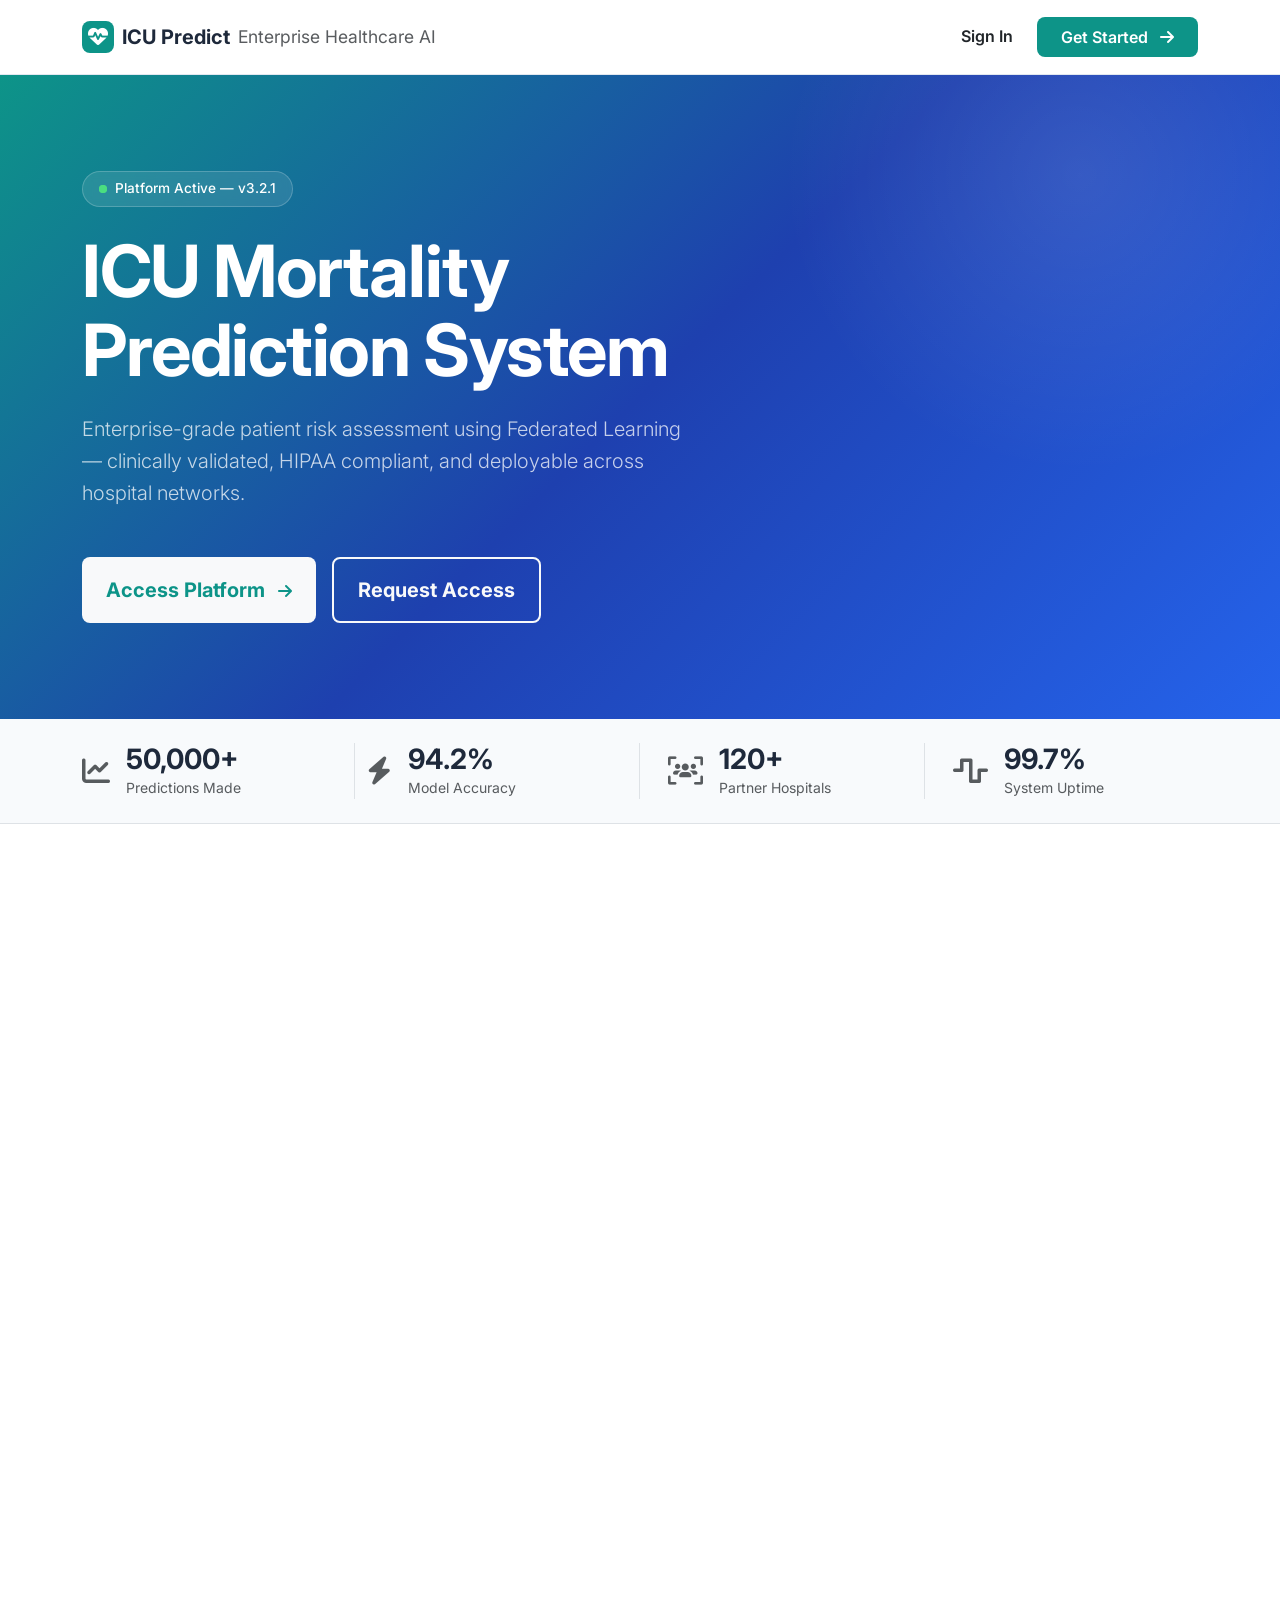
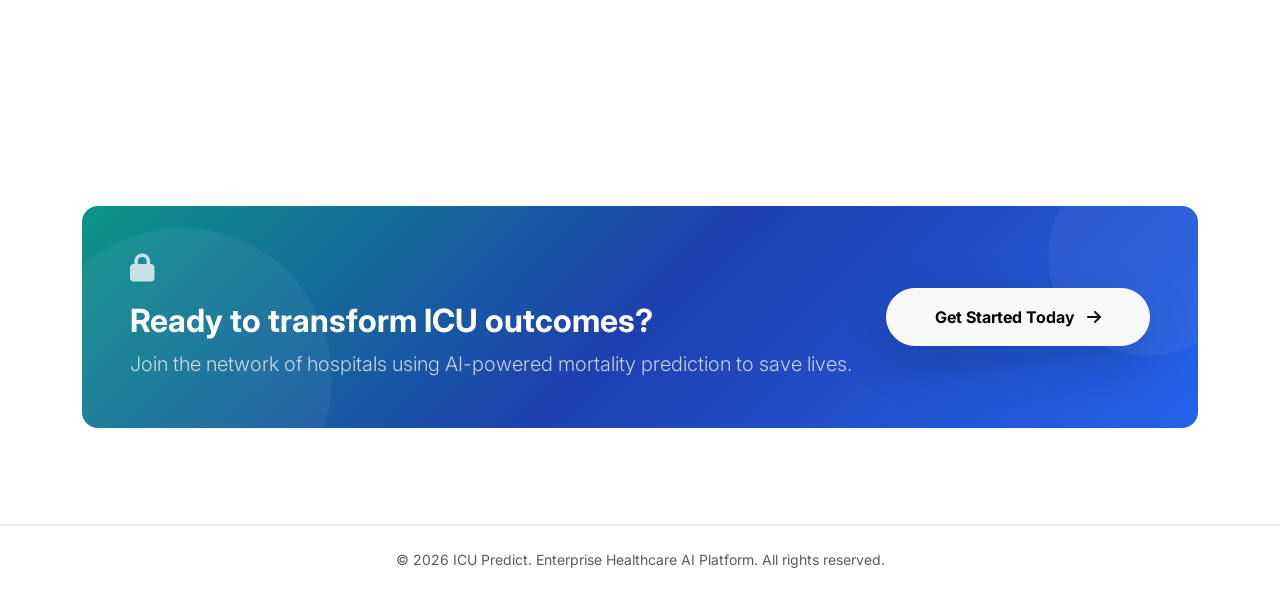
<file: index.html>
<!DOCTYPE html>
<html lang="en">
<head>
    <meta charset="UTF-8">
    <meta name="viewport" content="width=device-width, initial-scale=1.0">
    <title>ICU Predict | Enterprise Healthcare AI</title>
    <!-- Bootstrap 5 CSS -->
    <link href="https://cdn.jsdelivr.net/npm/bootstrap@5.3.0/dist/css/bootstrap.min.css" rel="stylesheet">
    <!-- Google Fonts: Inter -->
    <link href="https://fonts.googleapis.com/css2?family=Inter:wght@300;400;600;700&display=swap" rel="stylesheet">
    <!-- Font Awesome for Icons -->
    <link rel="stylesheet" href="https://cdnjs.cloudflare.com/ajax/libs/font-awesome/6.4.0/css/all.min.css">
    <!-- Custom CSS -->
    <link rel="stylesheet" href="style.css">
</head>
<body>

    <!-- Navbar -->
    <nav class="navbar navbar-expand-lg sticky-top">
        <div class="container py-2">
            <a class="navbar-brand d-flex align-items-center" href="index.html">
                <div class="logo-icon me-2">
                    <i class="fa-solid fa-heart-pulse"></i>
                </div>
                <span>ICU Predict</span>
                <small class="ms-2 text-muted fw-normal d-none d-md-inline">Enterprise Healthcare AI</small>
            </a>
            <div class="ms-auto d-flex align-items-center">
                <a href="login.html" class="nav-link me-4 text-dark fw-semibold">Sign In</a>
                <button class="btn btn-teal-primary px-4 py-2" onclick="window.location.href='login.html'">
                    Get Started <i class="fa-solid fa-arrow-right ms-2 scale-hover"></i>
                </button>
            </div>
        </div>
    </nav>

    <!-- Hero Section -->
    <header class="hero-section text-white py-5">
        <div class="container py-5">
            <div class="row align-items-center">
                <div class="col-lg-8">
                    <div class="version-badge mb-4 d-inline-flex align-items-center">
                        <span class="pulse-dot me-2"></span>
                        Platform Active — v3.2.1
                    </div>
                    <h1 class="display-2 fw-bold mb-4 slide-up visible">
                        ICU Mortality<br>Prediction System
                    </h1>
                    <p class="lead mb-5 opacity-75 slide-up visible" style="max-width: 600px; animation-delay: 100ms;">
                        Enterprise-grade patient risk assessment using Federated Learning — clinically validated, HIPAA compliant, and deployable across hospital networks.
                    </p>
                    <div class="d-flex flex-wrap gap-3 slide-up visible" style="animation-delay: 200ms;">
                        <button class="btn btn-light btn-lg px-4 py-3 fw-bold rounded-3" onclick="window.location.href='login.html'">
                            Access Platform <i class="fa-solid fa-arrow-right ms-2 fs-6"></i>
                        </button>
                        <button class="btn btn-outline-light btn-lg px-4 py-3 fw-bold rounded-3" onclick="window.location.href='login.html'">
                            Request Access
                        </button>
                    </div>
                </div>
            </div>
        </div>
    </header>

    <!-- Stats Section -->
    <section class="stats-section py-4 border-bottom">
        <div class="container">
            <div class="row text-center text-md-start">
                <div class="col-6 col-md-3 border-end">
                    <div class="d-flex align-items-center justify-content-center justify-content-md-start">
                        <i class="fa-solid fa-chart-line text-muted me-3 fs-3"></i>
                        <div>
                            <h3 class="fw-bold mb-0">50,000+</h3>
                            <p class="text-muted small mb-0">Predictions Made</p>
                        </div>
                    </div>
                </div>
                <div class="col-6 col-md-3 border-end">
                    <div class="d-flex align-items-center justify-content-center justify-content-md-start">
                        <i class="fa-solid fa-bolt text-muted me-3 fs-3"></i>
                        <div>
                            <h3 class="fw-bold mb-0">94.2%</h3>
                            <p class="text-muted small mb-0">Model Accuracy</p>
                        </div>
                    </div>
                </div>
                <div class="col-6 col-md-3 border-end">
                    <div class="d-flex align-items-center justify-content-center justify-content-md-start ps-md-3">
                        <i class="fa-solid fa-users-viewfinder text-muted me-3 fs-3"></i>
                        <div>
                            <h3 class="fw-bold mb-0">120+</h3>
                            <p class="text-muted small mb-0">Partner Hospitals</p>
                        </div>
                    </div>
                </div>
                <div class="col-6 col-md-3">
                    <div class="d-flex align-items-center justify-content-center justify-content-md-start ps-md-3">
                        <i class="fa-solid fa-wave-square text-muted me-3 fs-3"></i>
                        <div>
                            <h3 class="fw-bold mb-0">99.7%</h3>
                            <p class="text-muted small mb-0">System Uptime</p>
                        </div>
                    </div>
                </div>
            </div>
        </div>
    </section>

    <!-- Capabilities Header -->
    <section class="capabilities-header text-center py-5 mt-4">
        <div class="container slide-up">
            <span class="text-uppercase text-teal fw-bold letter-spacing-2 small mb-2 d-inline-block">Capabilities</span>
            <h1 class="display-5 fw-bold mb-3">Built for Critical Care</h1>
            <p class="text-muted mx-auto lead" style="max-width: 700px;">
                Four pillars that make our platform the trusted choice for ICU mortality prediction.
            </p>
        </div>
    </section>

    <!-- Capabilities Cards -->
    <section class="capabilities-cards pb-5">
        <div class="container">
            <div class="row g-4">
                <div class="col-md-6 slide-up">
                    <div class="cap-card p-5 h-100">
                        <div class="icon-box mb-4">
                            <i class="fa-solid fa-shield-halved"></i>
                        </div>
                        <h4 class="fw-bold mb-3">Privacy-Preserving</h4>
                        <p class="text-muted mb-0">Patient data never leaves hospital premises — Federated Learning ensures complete data isolation.</p>
                    </div>
                </div>
                <div class="col-md-6 slide-up" style="animation-delay: 0.1s;">
                    <div class="cap-card p-5 h-100">
                        <div class="icon-box mb-4">
                            <i class="fa-solid fa-network-wired"></i>
                        </div>
                        <h4 class="fw-bold mb-3">Multi-Hospital Network</h4>
                        <p class="text-muted mb-0">Collaborate across 120+ institutions without sharing raw patient records.</p>
                    </div>
                </div>
                <div class="col-md-6 slide-up">
                    <div class="cap-card p-5 h-100">
                        <div class="icon-box mb-4">
                            <i class="fa-solid fa-brain"></i>
                        </div>
                        <h4 class="fw-bold mb-3">Personalized Models</h4>
                        <p class="text-muted mb-0">Tailored prediction models adapt to each hospital's unique patient demographics.</p>
                    </div>
                </div>
                <div class="col-md-6 slide-up" style="animation-delay: 0.1s;">
                    <div class="cap-card p-5 h-100">
                        <div class="icon-box mb-4">
                            <i class="fa-solid fa-heart-pulse"></i>
                        </div>
                        <h4 class="fw-bold mb-3">Real-Time Monitoring</h4>
                        <p class="text-muted mb-0">Live ICU dashboards with 16 vital parameters tracked in real-time.</p>
                    </div>
                </div>
            </div>
        </div>
    </section>

    <!-- CTA Section -->
    <section class="cta-section py-5 mb-5 mt-4">
        <div class="container">
            <div class="cta-box p-5 rounded-4 d-flex flex-column flex-md-row align-items-center justify-content-between">
                <div class="text-white text-center text-md-start mb-4 mb-md-0">
                    <div class="mb-3 opacity-75">
                        <i class="fa-solid fa-lock fs-3"></i>
                    </div>
                    <h2 class="fw-bold mb-2">Ready to transform ICU outcomes?</h2>
                    <p class="mb-0 opacity-75 lead">Join the network of hospitals using AI-powered mortality prediction to save lives.</p>
                </div>
                <button class="btn btn-light px-5 py-3 fw-bold rounded-pill shadow-lg hover-scale" onclick="window.location.href='login.html'">
                    Get Started Today <i class="fa-solid fa-arrow-right ms-2 mt-1"></i>
                </button>
            </div>
        </div>
    </section>

    <!-- Footer -->
    <footer class="py-4 text-center border-top">
        <div class="container">
            <p class="text-muted small mb-0">&copy; 2026 ICU Predict. Enterprise Healthcare AI Platform. All rights reserved.</p>
        </div>
    </footer>

    <!-- jQuery and Bootstrap JS -->
    <script src="https://code.jquery.com/jquery-3.6.4.min.js"></script>
    <script src="https://cdn.jsdelivr.net/npm/bootstrap@5.3.0/dist/js/bootstrap.bundle.min.js"></script>
    <!-- Custom JS -->
    <script src="script.js?v=4.0"></script>
</body>
</html>
</file>
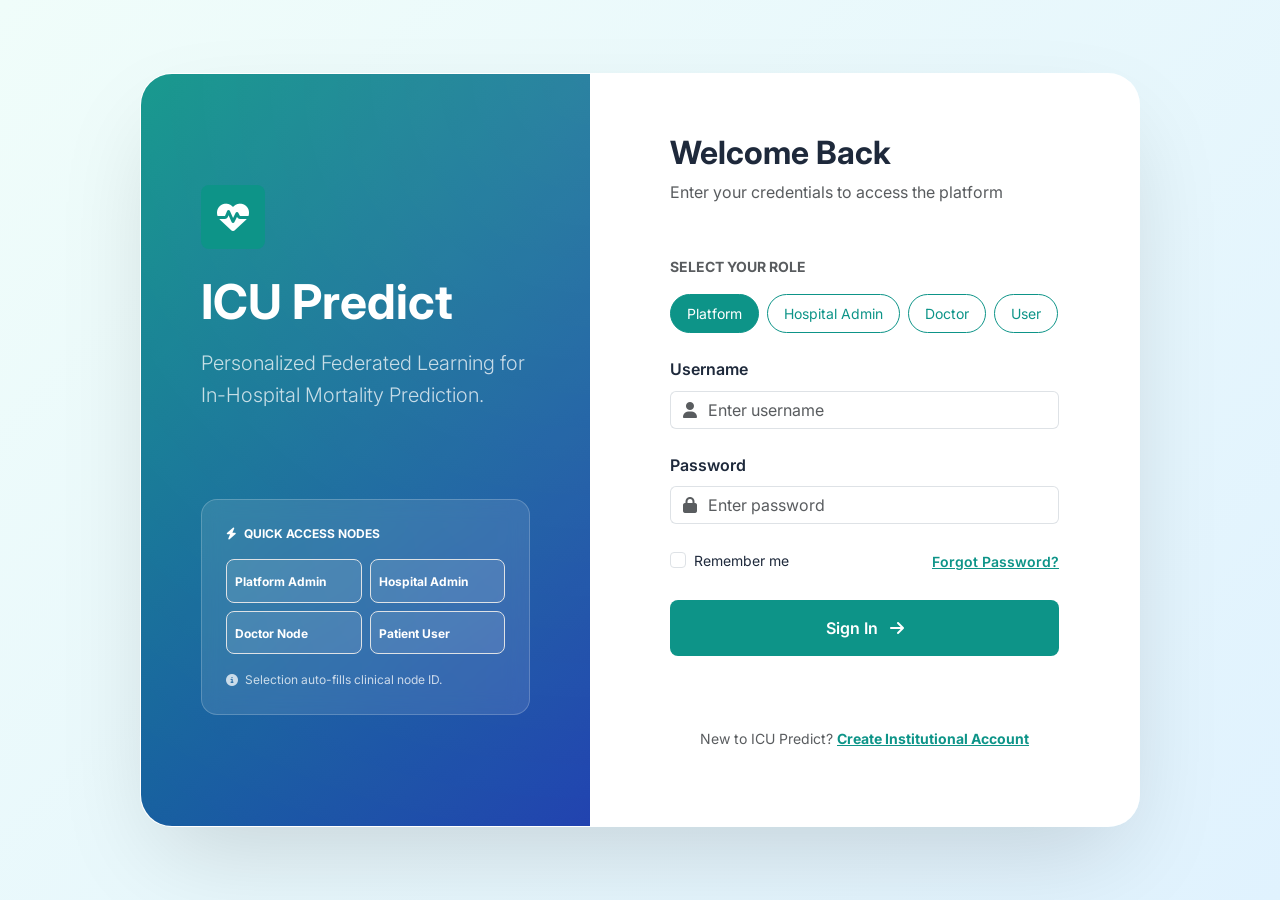
<file: login.html>
<!DOCTYPE html>
<html lang="en">

<head>
    <meta charset="UTF-8">
    <meta name="viewport" content="width=device-width, initial-scale=1.0">
    <title>Login | ICU Predict</title>
    <!-- Bootstrap 5 CSS -->
    <link href="https://cdn.jsdelivr.net/npm/bootstrap@5.3.0/dist/css/bootstrap.min.css" rel="stylesheet">
    <!-- Google Fonts: Inter -->
    <link href="https://fonts.googleapis.com/css2?family=Inter:wght@300;400;600;700&display=swap" rel="stylesheet">
    <!-- Font Awesome for Icons -->
    <link rel="stylesheet" href="https://cdnjs.cloudflare.com/ajax/libs/font-awesome/6.4.0/css/all.min.css">
    <!-- Custom CSS -->
    <link rel="stylesheet" href="style.css">
</head>

<body class="login-body">
    <div class="container d-flex justify-content-center py-5">
        <div class="login-card slide-up visible">
            <!-- Left Side: Brand & Quick Access -->
            <div class="login-brand-side d-none d-lg-flex">
                <div class="mb-5">
                    <div class="logo-icon mb-4" style="width: 64px; height: 64px; font-size: 2rem;">
                        <i class="fa-solid fa-heart-pulse"></i>
                    </div>
                    <h1 class="fw-bold display-5 mb-3">ICU Predict</h1>
                    <p class="lead opacity-75">Personalized Federated Learning for In-Hospital Mortality Prediction.</p>
                </div>

                <!-- Quick Access Demo Credentials -->
                <div class="mt-4 p-4 rounded-4"
                    style="background: rgba(255, 255, 255, 0.1); backdrop-filter: blur(10px); border: 1px solid rgba(255, 255, 255, 0.2);">
                    <p class="x-small fw-bold text-uppercase mb-3 text-white tracking-wider">
                        <i class="fa-solid fa-bolt me-1"></i> Quick Access Nodes
                    </p>
                    <div class="row g-2">
                        <div class="col-6">
                            <div class="demo-credential-chip p-2 rounded-3 border border-white-50 cursor-pointer bg-white-10"
                                data-user="admin" data-role="platform">
                                <span class="x-small fw-bold text-white">Platform Admin</span>
                            </div>
                        </div>
                        <div class="col-6">
                            <div class="demo-credential-chip p-2 rounded-3 border border-white-50 cursor-pointer bg-white-10"
                                data-user="hospital" data-role="hospital">
                                <span class="x-small fw-bold text-white">Hospital Admin</span>
                            </div>
                        </div>
                        <div class="col-6">
                            <div class="demo-credential-chip p-2 rounded-3 border border-white-50 cursor-pointer bg-white-10"
                                data-user="doctor" data-role="doctor">
                                <span class="x-small fw-bold text-white">Doctor Node</span>
                            </div>
                        </div>
                        <div class="col-6">
                            <div class="demo-credential-chip p-2 rounded-3 border border-white-50 cursor-pointer bg-white-10"
                                data-user="user" data-role="user">
                                <span class="x-small fw-bold text-white">Patient User</span>
                            </div>
                        </div>
                    </div>
                    <p class="x-small opacity-75 mt-3 mb-0 text-white"><i class="fa-solid fa-circle-info me-1"></i>
                        Selection auto-fills clinical node ID.</p>
                </div>
            </div>

            <!-- Right Side: Interaction Form -->
            <div class="login-form-side">
                <div class="mb-5">
                    <h2 class="fw-bold">Welcome Back</h2>
                    <p class="text-muted">Enter your credentials to access the platform</p>
                </div>

                <form id="loginForm">
                    <div id="loginError" class="alert alert-danger d-none mb-4 small"></div>

                    <div class="mb-4">
                        <label class="form-label text-muted small fw-bold text-uppercase mb-3">Select Your Role</label>
                        <div class="d-flex flex-wrap gap-2 role-selector">
                            <input type="radio" class="btn-check" name="userRole" id="role-platform" value="platform"
                                checked>
                            <label class="btn btn-outline-teal btn-sm px-3 py-2 rounded-pill"
                                for="role-platform">Platform</label>

                            <input type="radio" class="btn-check" name="userRole" id="role-hospital" value="hospital">
                            <label class="btn btn-outline-teal btn-sm px-3 py-2 rounded-pill"
                                for="role-hospital">Hospital Admin</label>

                            <input type="radio" class="btn-check" name="userRole" id="role-doctor" value="doctor">
                            <label class="btn btn-outline-teal btn-sm px-3 py-2 rounded-pill"
                                for="role-doctor">Doctor</label>

                            <input type="radio" class="btn-check" name="userRole" id="role-user" value="user">
                            <label class="btn btn-outline-teal btn-sm px-3 py-2 rounded-pill"
                                for="role-user">User</label>
                        </div>
                    </div>

                    <!-- Inputs -->
                    <div class="mb-4">
                        <label class="form-label fw-semibold">Username</label>
                        <div class="input-group">
                            <span class="input-group-text bg-white border-end-0"><i
                                    class="fa-solid fa-user text-muted"></i></span>
                            <input type="text" id="username" class="form-control border-start-0 ps-0"
                                placeholder="Enter username" required>
                        </div>
                    </div>

                    <div class="mb-4">
                        <label class="form-label fw-semibold">Password</label>
                        <div class="input-group">
                            <span class="input-group-text bg-white border-end-0"><i
                                    class="fa-solid fa-lock text-muted"></i></span>
                            <input type="password" id="password" class="form-control border-start-0 ps-0"
                                placeholder="Enter password" required>
                        </div>
                    </div>

                    <!-- Remember & Forgot -->
                    <div class="d-flex justify-content-between align-items-center mb-4">
                        <div class="form-check">
                            <input class="form-check-input" type="checkbox" id="rememberMe">
                            <label class="form-check-label small" for="rememberMe">Remember me</label>
                        </div>
                        <a href="#" class="small text-teal fw-semibold" data-bs-toggle="modal"
                            data-bs-target="#forgotPasswordModal">Forgot Password?</a>
                    </div>

                    <button type="submit" class="btn btn-teal-primary w-100 py-3 mb-4 rounded-3">
                        Sign In <i class="fa-solid fa-arrow-right ms-2 mt-1"></i>
                    </button>
                </form>

                <div class="text-center mt-5">
                    <p class="small text-muted">New to ICU Predict? <a href="#" class="text-teal fw-bold"
                            data-bs-toggle="modal" data-bs-target="#signupModal">Create Institutional Account</a></p>
                </div>
            </div>
        </div>
    </div>

    <!-- Sign Up Modal -->
    <div class="modal fade" id="signupModal" tabindex="-1">
        <div class="modal-dialog modal-dialog-centered">
            <div class="modal-content rounded-4 border-0 shadow">
                <div class="modal-header border-0 bg-teal text-white rounded-top-4">
                    <h5 class="fw-bold mb-0">Create Private Account</h5>
                    <button type="button" class="btn-close btn-close-white" data-bs-dismiss="modal"></button>
                </div>
                <div class="modal-body p-4">
                    <form id="signupForm">
                        <div class="mb-3">
                            <label class="form-label small fw-bold">USERNAME</label>
                            <input type="text" id="reg-username" class="form-control" required>
                        </div>
                        <div class="mb-3">
                            <label class="form-label small fw-bold">TEMPORARY PASSWORD</label>
                            <input type="password" id="reg-password" class="form-control" required>
                        </div>
                        <div class="mb-3">
                            <label class="form-label small fw-bold">ROLE</label>
                            <select id="reg-role" class="form-select">
                                <option value="doctor">Doctor / Clinician</option>
                                <option value="user" selected>Patient / User</option>
                            </select>
                        </div>
                        <div class="mb-4">
                            <label class="form-label small fw-bold">AFFILIATE INSTITUTION</label>
                            <input type="text" id="reg-institution" class="form-control" placeholder="e.g. Mayo Clinic">
                        </div>
                        <button type="submit" class="btn btn-teal-primary w-100 py-3 rounded-3">Request
                            Provisioning</button>
                    </form>
                </div>
            </div>
        </div>
    </div>

    <!-- Forgot Password Modal -->
    <div class="modal fade" id="forgotPasswordModal" tabindex="-1">
        <div class="modal-dialog modal-dialog-centered">
            <div class="modal-content rounded-4 border-0">
                <div class="modal-body p-5">
                    <div id="recoverySuccess" class="text-center d-none">
                        <div class="bg-success-subtle text-success mx-auto mb-4 rounded-circle d-flex align-items-center justify-content-center"
                            style="width:64px; height:64px; font-size: 1.5rem;">
                            <i class="fa-solid fa-check"></i>
                        </div>
                        <h4 class="fw-bold mb-2">Instructions Sent!</h4>
                        <p class="text-muted small">Please check your registered institutional email for recovery
                            instructions.</p>
                        <button class="btn btn-teal-primary w-100 py-2 mt-3" data-bs-dismiss="modal">Back to
                            Login</button>
                    </div>

                    <form id="forgotPasswordForm">
                        <h4 class="fw-bold mb-2">Account Recovery</h4>
                        <p class="text-muted small mb-4">Enter your institutional email or username to receive recovery
                            instructions.</p>
                        <div class="mb-4">
                            <input type="text" class="form-control py-3" placeholder="Institutional ID / Email"
                                required>
                        </div>
                        <button type="submit" class="btn btn-teal-primary w-100 py-3">Send Recovery Link</button>
                        <button type="button" class="btn btn-light w-100 py-3 mt-2"
                            data-bs-dismiss="modal">Cancel</button>
                    </form>
                </div>
            </div>
        </div>
    </div>

    <!-- jQuery and Bootstrap JS -->
    <script src="https://code.jquery.com/jquery-3.6.4.min.js"></script>
    <script src="https://cdn.jsdelivr.net/npm/bootstrap@5.3.0/dist/js/bootstrap.bundle.min.js"></script>
    <!-- Custom JS -->
    <script src="script.js?v=4.0"></script>
</body>

</html>
</file>
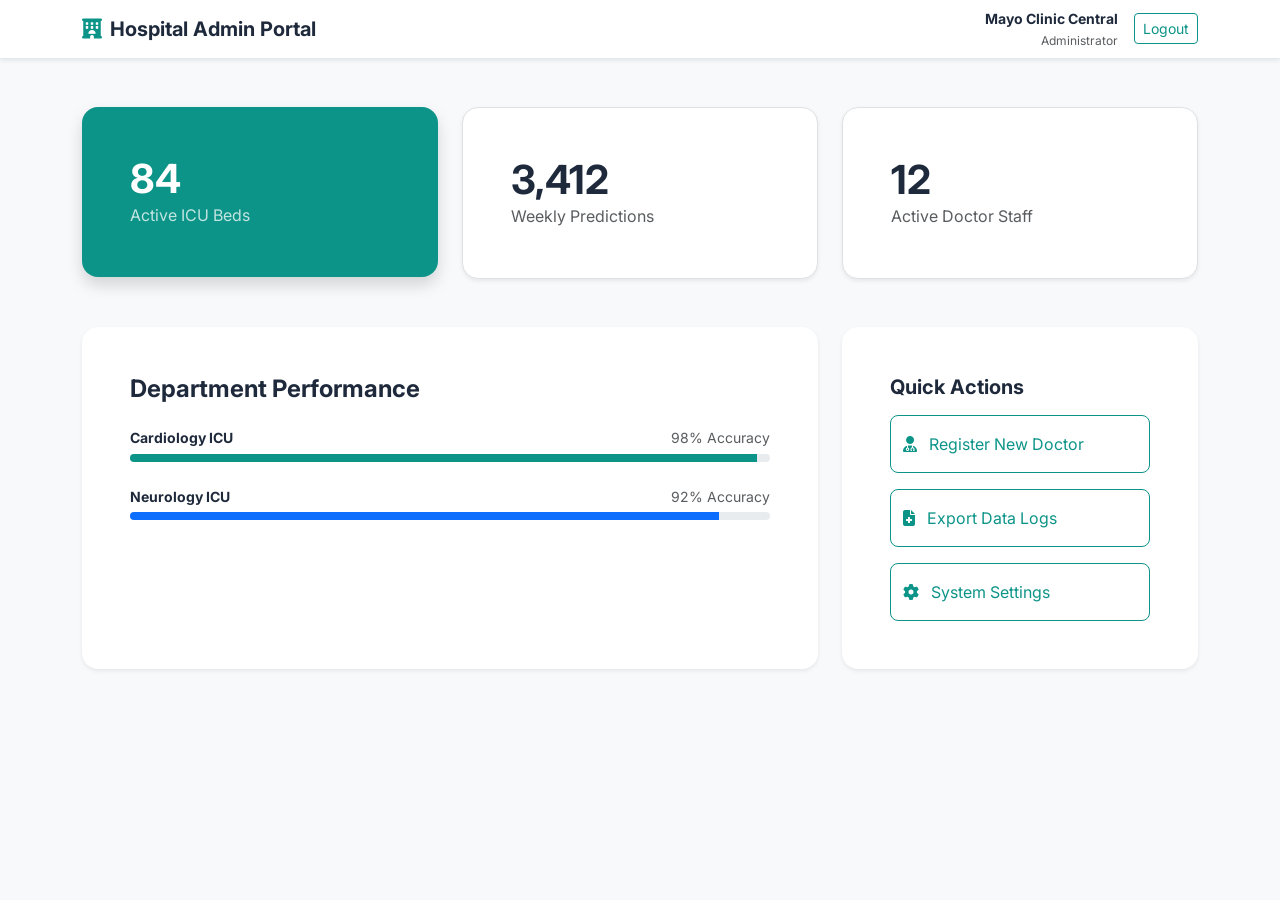
<file: service-dash.html>
<!DOCTYPE html>
<html lang="en">
<head>
    <meta charset="UTF-8">
    <meta name="viewport" content="width=device-width, initial-scale=1.0">
    <title>Hospital Admin | ICU Predict</title>
    <link href="https://cdn.jsdelivr.net/npm/bootstrap@5.3.0/dist/css/bootstrap.min.css" rel="stylesheet">
    <link href="https://fonts.googleapis.com/css2?family=Inter:wght@300;400;600;700&display=swap" rel="stylesheet">
    <link rel="stylesheet" href="https://cdnjs.cloudflare.com/ajax/libs/font-awesome/6.4.0/css/all.min.css">
    <link rel="stylesheet" href="style.css">
</head>
<body class="bg-light">
    <nav class="navbar navbar-expand-lg navbar-light bg-white shadow-sm sticky-top">
        <div class="container">
            <a class="navbar-brand d-flex align-items-center" href="index.html">
                <i class="fa-solid fa-hotel text-teal me-2"></i>
                <span>Hospital Admin Portal</span>
            </a>
            <div class="ms-auto d-flex align-items-center">
                <div class="text-end me-3">
                    <p class="mb-0 small fw-bold">Mayo Clinic Central</p>
                    <p class="mb-0 x-small text-muted">Administrator</p>
                </div>
                <a href="login.html" class="btn btn-outline-teal btn-sm">Logout</a>
            </div>
        </div>
    </nav>

    <div class="container py-5">
        <div class="row g-4 mb-5">
            <div class="col-md-4">
                <div class="p-5 bg-teal text-white rounded-4 shadow">
                    <h1 class="fw-bold mb-0">84</h1>
                    <p class="mb-0 opacity-75">Active ICU Beds</p>
                </div>
            </div>
            <div class="col-md-4">
                <div class="p-5 bg-white rounded-4 shadow-sm border">
                    <h1 class="fw-bold mb-0">3,412</h1>
                    <p class="mb-0 text-muted">Weekly Predictions</p>
                </div>
            </div>
            <div class="col-md-4">
                <div class="p-5 bg-white rounded-4 shadow-sm border">
                    <h1 class="fw-bold mb-0">12</h1>
                    <p class="mb-0 text-muted">Active Doctor Staff</p>
                </div>
            </div>
        </div>

        <div class="row g-4">
            <div class="col-lg-8">
                <div class="bg-white p-5 rounded-4 shadow-sm h-100">
                    <h4 class="fw-bold mb-4">Department Performance</h4>
                    <div class="mb-4">
                        <div class="d-flex justify-content-between mb-1">
                            <span class="small fw-bold">Cardiology ICU</span>
                            <span class="small text-muted">98% Accuracy</span>
                        </div>
                        <div class="progress" style="height: 8px;">
                            <div class="progress-bar bg-teal" role="progressbar" style="width: 98%"></div>
                        </div>
                    </div>
                    <div class="mb-4">
                        <div class="d-flex justify-content-between mb-1">
                            <span class="small fw-bold">Neurology ICU</span>
                            <span class="small text-muted">92% Accuracy</span>
                        </div>
                        <div class="progress" style="height: 8px;">
                            <div class="progress-bar bg-primary" role="progressbar" style="width: 92%"></div>
                        </div>
                    </div>
                </div>
            </div>
            <div class="col-lg-4">
                <div class="bg-white p-5 rounded-4 shadow-sm h-100">
                    <h5 class="fw-bold mb-3">Quick Actions</h5>
                    <button class="btn btn-outline-teal w-100 mb-3 py-3 rounded-3 text-start"><i class="fa-solid fa-user-doctor me-2"></i> Register New Doctor</button>
                    <button class="btn btn-outline-teal w-100 mb-3 py-3 rounded-3 text-start"><i class="fa-solid fa-file-medical me-2"></i> Export Data Logs</button>
                    <button class="btn btn-outline-teal w-100 py-3 rounded-3 text-start"><i class="fa-solid fa-gear me-2"></i> System Settings</button>
                </div>
            </div>
        </div>
    </div>
    <script src="https://code.jquery.com/jquery-3.6.4.min.js"></script>
    <script src="script.js"></script>
</body>
</html>
</file>
<file: style.css>
:root {
    --primary-teal: #0d9488;
    --primary-blue: #2563eb;
    --bg-light: #f8fafc;
    --text-dark: #1e293b;
    --text-muted: #64748b;
    --border-color: #e2e8f0;
    --card-shadow: 0 4px 6px -1px rgb(0 0 0 / 0.1), 0 2px 4px -2px rgb(0 0 0 / 0.1);
    --card-hover-shadow: 0 20px 25px -5px rgb(0 0 0 / 0.1), 0 8px 10px -6px rgb(0 0 0 / 0.1);
    --danger-red: #ef4444;
    --success-green: #22c55e;
}

.animate-pulse {
    animation: p-heartbeat 1.5s ease-in-out infinite;
}

@keyframes p-heartbeat {
    0% { transform: scale(1); opacity: 1; }
    50% { transform: scale(1.15); opacity: 0.8; }
    100% { transform: scale(1); opacity: 1; }
}

.live-indicator {
    display: inline-block;
    width: 8px;
    height: 8px;
    background: var(--success-green);
    border-radius: 50%;
    margin-right: 6px;
    box-shadow: 0 0 10px var(--success-green);
    animation: p-blink 2s infinite;
}

@keyframes p-blink {
    0% { opacity: 1; }
    50% { opacity: 0.3; }
    100% { opacity: 1; }
}

body {
    font-family: 'Inter', sans-serif;
    color: var(--text-dark);
    line-height: 1.6;
    background-color: #ffffff;
    overflow-x: hidden;
}

/* Hero Section Styling */
.hero-section {
    background: linear-gradient(135deg, #0d9488 0%, #1e40af 50%, #2563eb 100%);
    position: relative;
    overflow: hidden;
    min-height: 600px;
    display: flex;
    align-items: center;
}

.hero-section::before {
    content: '';
    position: absolute;
    width: 600px;
    height: 600px;
    background: radial-gradient(circle, rgba(255,255,255,0.1) 0%, rgba(255,255,255,0) 70%);
    top: -200px;
    right: -100px;
    border-radius: 50%;
}

.version-badge {
    background: rgba(255, 255, 255, 0.1);
    backdrop-filter: blur(5px);
    border: 1px solid rgba(255, 255, 255, 0.2);
    padding: 6px 16px;
    border-radius: 100px;
    font-size: 0.85rem;
    font-weight: 500;
}

.pulse-dot {
    width: 8px;
    height: 8px;
    background-color: #4ade80;
    border-radius: 50%;
    position: relative;
}

.pulse-dot::after {
    content: '';
    position: absolute;
    top: 0;
    left: 0;
    width: 100%;
    height: 100%;
    background-color: #4ade80;
    border-radius: 50%;
    animation: pulse 2s infinite;
}

@keyframes pulse {
    0% { transform: scale(1); opacity: 1; }
    100% { transform: scale(3); opacity: 0; }
}

.hero-section h1 {
    line-height: 1.1;
    letter-spacing: -0.02em;
}

.hero-section .btn-light {
    color: var(--primary-teal);
    border: none;
    transition: all 0.3s ease;
}

.hero-section .btn-light:hover {
    transform: translateY(-3px);
    box-shadow: 0 10px 20px rgba(0,0,0,0.2);
}

.hero-section .btn-outline-light {
    border-width: 2px;
    transition: all 0.3s ease;
}

.hero-section .btn-outline-light:hover {
    background: rgba(255, 255, 255, 0.1);
    transform: translateY(-3px);
}

/* Navbar Styling */
.navbar {
    background: rgba(255, 255, 255, 0.8);
    backdrop-filter: blur(10px);
    border-bottom: 1px solid var(--border-color);
}

.navbar-brand {
    font-weight: 700;
    font-size: 1.25rem;
    color: var(--text-dark) !important;
}

.logo-icon {
    width: 32px;
    height: 32px;
    background-color: var(--primary-teal);
    color: white;
    display: flex;
    align-items: center;
    justify-content: center;
    border-radius: 8px;
}

/* Buttons */
.btn-teal-primary {
    background-color: var(--primary-teal);
    color: white;
    border: none;
    font-weight: 600;
    border-radius: 8px;
    transition: all 0.3s ease;
}

.btn-teal-primary:hover {
    background-color: #0f766e;
    color: white;
    transform: translateY(-2px);
    box-shadow: 0 10px 15px -3px rgba(13, 148, 136, 0.3);
}

.scale-hover {
    transition: transform 0.3s ease;
}

.btn:hover .scale-hover {
    transform: translateX(4px);
}

/* Stats Section */
.stats-section {
    background-color: var(--bg-light);
}

.stats-section h3 {
    color: var(--text-dark);
}

/* Capabilities */
.text-teal {
    color: var(--primary-teal);
}

.letter-spacing-2 {
    letter-spacing: 2px;
}

.cap-card {
    background: white;
    border: 1px solid var(--border-color);
    border-radius: 16px;
    transition: all 0.4s cubic-bezier(0.4, 0, 0.2, 1);
}

.cap-card:hover {
    transform: translateY(-8px);
    box-shadow: var(--card-hover-shadow);
    border-color: var(--primary-teal);
}

.icon-box {
    width: 48px;
    height: 48px;
    background-color: #f0fdfa;
    color: var(--primary-teal);
    display: flex;
    align-items: center;
    justify-content: center;
    font-size: 1.5rem;
    border-radius: 12px;
    transition: all 0.3s ease;
}

.cap-card:hover .icon-box {
    background-color: var(--primary-teal);
    color: white;
}

/* CTA Section */
.cta-box {
    background: linear-gradient(135deg, #0d9488 0%, #1e40af 50%, #2563eb 100%);
    position: relative;
    overflow: hidden;
}

/* Subtle background circles for CTA */
.cta-box::before {
    content: '';
    position: absolute;
    top: -50px;
    right: -50px;
    width: 200px;
    height: 200px;
    background: rgba(255, 255, 255, 0.05);
    border-radius: 50%;
}

.cta-box::after {
    content: '';
    position: absolute;
    bottom: -100px;
    left: -50px;
    width: 300px;
    height: 300px;
    background: rgba(255, 255, 255, 0.05);
    border-radius: 50%;
}

.hover-scale {
    transition: transform 0.3s ease, box-shadow 0.3s ease;
}

.hover-scale:hover {
    transform: scale(1.05);
    box-shadow: 0 20px 25px -5px rgba(0, 0, 0, 0.2);
}

/* Animations */
.slide-up {
    opacity: 0;
    transform: translateY(30px);
    transition: all 0.8s ease-out;
}

.slide-up.visible {
    opacity: 1;
    transform: translateY(0);
}

/* Login Page Styles */
.login-body {
    background: linear-gradient(135deg, #f0fdfa 0%, #e0f2fe 100%);
    min-height: 100vh;
    display: flex;
    align-items: center;
    justify-content: center;
}

.login-card {
    background: rgba(255, 255, 255, 0.95);
    backdrop-filter: blur(20px);
    border: 1px solid rgba(255, 255, 255, 0.3);
    border-radius: 32px;
    box-shadow: 0 40px 100px -20px rgba(0, 0, 0, 0.15);
    width: 100%;
    max-width: 1000px;
    overflow: hidden;
    display: flex;
    flex-direction: row;
}

.login-brand-side {
    background: linear-gradient(135deg, #0d9488 0%, #1e40af 100%);
    background-image: radial-gradient(circle at top right, rgba(255,255,255,0.1), transparent), 
                      linear-gradient(135deg, #0d9488 0%, #1e40af 100%);
    color: white;
    padding: 60px;
    width: 45%;
    display: flex;
    flex-direction: column;
    justify-content: center;
    position: relative;
    overflow: hidden;
}

.login-form-side {
    padding: 60px 80px;
    width: 55%;
    background: white;
}

@media (max-width: 767px) {
    .login-card {
        flex-direction: column;
        max-width: 500px;
    }
    .login-brand-side, .login-form-side {
        width: 100%;
        padding: 40px;
    }
}

.form-control:focus {
    border-color: var(--primary-teal);
    box-shadow: 0 0 0 0.25rem rgba(13, 148, 136, 0.15);
}

.role-selector .btn-check:checked + .btn-outline-teal {
    background-color: var(--primary-teal);
    color: white;
    border-color: var(--primary-teal);
}

.btn-outline-teal {
    color: var(--primary-teal);
    border-color: var(--primary-teal);
}

.btn-outline-teal:hover {
    background-color: var(--primary-teal);
    color: white;
}

/* Dashboard Styles */
.bg-white-10 {
    background: rgba(255, 255, 255, 0.1);
}

.cursor-pointer {
    cursor: pointer;
}

.demo-credential-chip:hover {
    background: rgba(255, 255, 255, 0.2);
    border-color: white !important;
}
.dash-sidebar {
    width: 280px;
    height: 100vh;
    background: white;
    border-right: 1px solid var(--border-color);
    position: fixed;
}

.dash-content {
    margin-left: 280px;
    padding: 2rem;
    background: var(--bg-light);
    min-height: 100vh;
}

.nav-pills .nav-link {
    color: var(--text-dark);
    font-weight: 500;
    padding: 0.8rem 1.5rem;
    border-radius: 12px;
    margin-bottom: 0.5rem;
}

.nav-pills .nav-link.active {
    background-color: var(--primary-teal);
}

.nav-pills .nav-link i {
    width: 24px;
}

/* Utilities */
.opacity-75 { opacity: 0.75; }
.x-small { font-size: 0.75rem; }
.letter-spacing-2 { letter-spacing: 2px; }

.bg-teal { background-color: var(--primary-teal) !important; }
.bg-teal-subtle { background-color: #f0fdfa !important; }
.bg-success-subtle { background-color: #f0fdf4 !important; }
.bg-warning-subtle { background-color: #fffbeb !important; }
.bg-danger-subtle { background-color: #fef2f2 !important; }

.text-teal { color: var(--primary-teal) !important; }

.icon-box-circle {
    width: 48px;
    height: 48px;
    display: flex;
    align-items: center;
    justify-content: center;
    border-radius: 50%;
    font-size: 1.25rem;
}

.hover-scale {
    transition: transform 0.3s ease;
}

.hover-scale:hover {
    transform: scale(1.05);
}

.rounded-4 { border-radius: 1rem !important; }
/* Stepper Component */
.stepper-wrapper {
    display: flex;
    justify-content: space-between;
    margin-bottom: 2rem;
    position: relative;
}

.stepper-wrapper::before {
    content: "";
    position: absolute;
    top: 25px;
    left: 0;
    width: 100%;
    height: 2px;
    background: #e2e8f0;
    z-index: 1;
}

.stepper-step {
    position: relative;
    z-index: 2;
    display: flex;
    flex-direction: column;
    align-items: center;
    width: 25%;
}

.stepper-circle {
    width: 50px;
    height: 50px;
    border-radius: 50%;
    background: white;
    border: 2px solid #e2e8f0;
    display: flex;
    align-items: center;
    justify-content: center;
    font-weight: bold;
    margin-bottom: 0.5rem;
    transition: all 0.4s ease;
}

.stepper-label {
    font-size: 0.75rem;
    font-weight: 600;
    color: #64748b;
    text-align: center;
    transition: all 0.4s ease;
}

.stepper-step.active .stepper-circle {
    border-color: var(--primary-teal);
    color: var(--primary-teal);
    box-shadow: 0 0 15px rgba(13, 148, 136, 0.3);
    animation: pulse-border 2s infinite;
}

.stepper-step.active .stepper-label {
    color: var(--primary-teal);
}

.stepper-step.completed .stepper-circle {
    background: var(--primary-teal);
    border-color: var(--primary-teal);
    color: white;
}

.stepper-step.completed .stepper-label {
    color: var(--text-dark);
}

@keyframes pulse-border {
    0% { box-shadow: 0 0 0 0 rgba(13, 148, 136, 0.4); }
    70% { box-shadow: 0 0 0 10px rgba(13, 148, 136, 0); }
    100% { box-shadow: 0 0 0 0 rgba(13, 148, 136, 0); }
}
</file>
